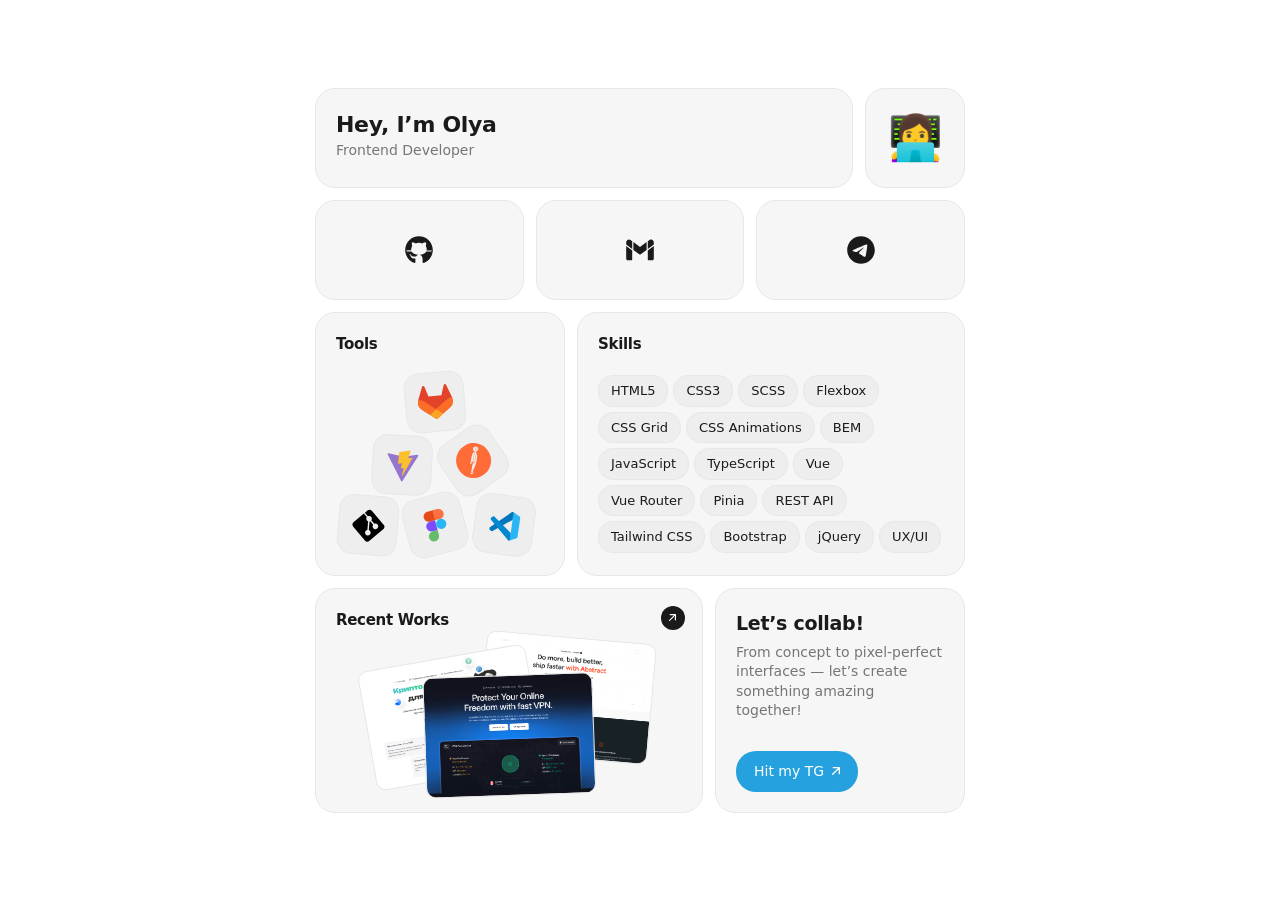
<file: index.html>
<!DOCTYPE html>
<html lang="en">

<head>
    <meta charset="UTF-8">
    <meta name="viewport" content="width=device-width, initial-scale=1.0">

    <link rel="stylesheet" href="./assets/css/reset.css">
    <link rel="stylesheet" href="./assets/css/styles.css">
    <title>Frontend Developer | Olya</title>
</head>

<body>
    <div class="wrap flex-column">

        <!-- Profile -->
        <header class="header flex-column">
            <div class="header-top grid grid-v1">
                <div class="header-info card">
                    <h1>Hey, I&rsquo;m Olya</h1>
                    <p>Frontend Developer</p>
                </div>

                <!-- Avatar -->
                <div class="header-avatar card">
                    <span class="avatar-emoji">👩‍💻</span>
                </div>
            </div>

            <!-- Social icons -->
            <div class="header-social grid grid-3">
                <a href="https://github.com/OlgaSS" target="_blank" title="GitHub"
                    class="card card-hover header-social-item" aria-label="GitHub">
                    <img src="./assets/images/social/github.svg" alt="GitHub">
                </a>
                <a href="mailto:olga.frontendpro@gmail.com" target="_blank" title="Gmail"
                    class="card card-hover header-social-item" aria-label="Gmail">
                    <img src="./assets/images/social/gmail.svg" alt="Gmail">
                </a>
                <a href="https://t.me/olga_olgaS" target="_blank" title="Telegram"
                    class="card card-hover header-social-item" aria-label="Telegram">
                    <img src="./assets/images/social/telegram.svg" alt="Telegram">
                </a>
            </div>
        </header>

        <section class="grid grid-v2">
            <!-- Tools -->
            <div class="tools-card card">
                <div class="card-header">
                    <h3>Tools</h3>
                </div>
                <div class="card-body">
                    <ul class="tools-card-list">
                        <li class="tools-card-item item-1">
                            <img src="./assets/images/tools/gitlab.svg" alt="Gitlab">
                        </li>
                        <li class="tools-card-item item-2">
                            <img src="./assets/images/tools/vite.svg" alt="Vite">
                        </li>
                        <li class="tools-card-item item-3">
                            <img src="./assets/images/tools/postman.svg" alt="Postman">
                        </li>
                        <li class="tools-card-item item-4">
                            <img src="./assets/images/tools/git.svg" alt="Git">
                        </li>
                        <li class="tools-card-item item-5">
                            <img src="./assets/images/tools/figma.svg" alt="Figma">
                        </li>
                        <li class="tools-card-item item-6">
                            <img src="./assets/images/tools/vscode.svg" alt="VSCode">
                        </li>
                    </ul>
                </div>
            </div>

            <!-- Skills -->
            <div class="skills-card card">
                <div class="card-header">
                    <h3>Skills</h3>
                </div>
                <ul class="skills-card-list">
                    <li>HTML5</li>
                    <li>CSS3</li>
                    <li>SCSS</li>
                    <li>Flexbox</li>
                    <li>CSS Grid</li>
                    <li>CSS Animations</li>
                    <li>BEM</li>
                    <li>JavaScript</li>
                    <li>TypeScript</li>
                    <li>Vue</li>
                    <li>Vue Router</li>
                    <li>Pinia</li>

                    <li>REST API</li>
                    <li>Tailwind CSS</li>
                    <li>Bootstrap</li>
                    <li>jQuery</li>
                    <li>UX/UI</li>
                </ul>
            </div>
        </section>

        <section class="grid grid-v3">
            <a href="portfolio.html" class="portfolio-card card card-hover visible-desktop">
                <button type="button" class="card-button-arrow"></button>
                <div class="card-header">
                    <h3>Recent Works</h3>
                </div>
                <div class="portfolio-card-stack">
                    <div class="portfolio-card-box b1">
                        <img src="./assets/images/portfolio/Frame-1.png" alt="">
                    </div>
                    <div class="portfolio-card-box b2">
                        <img src="./assets/images/portfolio/Frame-2.png" alt="">
                    </div>
                    <div class="portfolio-card-box b3">
                        <img src="./assets/images/portfolio/Frame-3.png" alt="">
                    </div>
                </div>
            </a>

            <div class="portfolio-card card visible-mobile">
                <div class="card-header">
                    <h3>Recent Works</h3>
                    <p>Take a look at some of my latest projects and see what I've been building recently.</p>
                </div>
                <div class="card-body">
                    <a href="portfolio.html" class="button">
                        Explore Portfolio
                        <img src="./assets/images/icons/arrow-up-right-light.svg" alt="Arrow up">
                    </a>
                </div>
            </div>

            <div class="collab-card card">
                <div class="card-header">
                    <h2>Let&rsquo;s collab!</h2>
                    <p>From concept to pixel-perfect interfaces — let&rsquo;s create something amazing together!</p>
                </div>
                <div class="card-body">
                    <a href="https://t.me/olga_olgaS" class="button">
                        Hit my TG
                        <img src="./assets/images/icons/arrow-up-right-light.svg" alt="Arrow up">
                    </a>
                </div>
            </div>
        </section>
    </div>
</body>

</html>
</file>
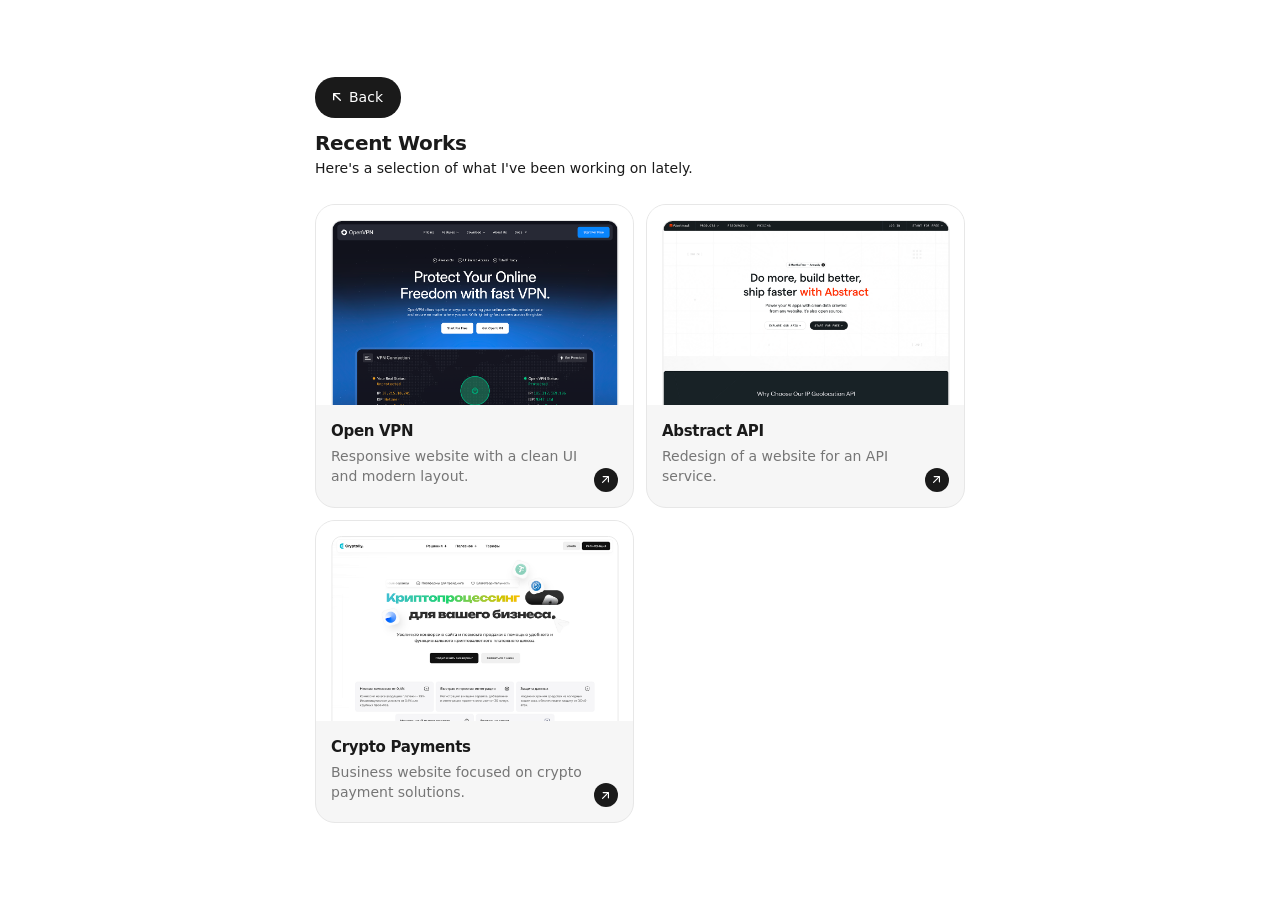
<file: portfolio.html>
<!DOCTYPE html>
<html lang="en">

<head>
    <meta charset="UTF-8">
    <meta name="viewport" content="width=device-width, initial-scale=1.0">

    <link rel="stylesheet" href="./assets/css/reset.css">
    <link rel="stylesheet" href="./assets/css/styles.css">
    <title>Portfolio | Olya</title>
</head>

<body>
    <div class="wrap">

        <section class="portfolio">
            <div class="portfolio-head">
                <a href="index.html" class="button">
                    <img src="./assets/images/icons/arrow-up-right-light.svg" alt="Arrow up">
                    Back
                </a>
                <div>
                    <h2>Recent Works</h2>
                    <p>Here's a selection of what I've been working on lately.</p>
                </div>
            </div>

            <div class="portfolio-grid"></div>
        </section>
    </div>

    <script src="./assets/js/script.js"></script>
</body>

</html>
</file>
<file: assets/css/styles.css>
:root {
    --black: #1A1A1A;
    --white: #ffffff;
    --gray: #767676;
    --gray-light: #e7e7e7;
    --accent: #dfe9f8;

    --h1: 22px;
    --h2: 19px;
    --h3: 15px;
    --text-size: 14px;
    --font: 'Poppins', 'Segoe UI', system-ui, sans-serif;

    --radius-xl: 20px;
    --radius-md: 15px;
    --radius-sm: 10px;

    --telegram-clr: #24A1DE;
    --border-clr: var(--gray-light);

    --bg: var(--white);
    --text: var(--black);
    --text-light: var(--gray);

    --button-bg: var(--black);
    --button-text: var(--white);

    --card: #f6f6f6;
    --card-2: #eeeeee;
    --card-padding: 20px;
    --card-padding-md: 15px;

    --gap: 12px;
    --grid-col-width: 100px;
    --grid-col-width-medium: calc(var(--grid-col-width) * 2.5);
}

@media (max-width: 450px) {
    :root {
        --gap: 8px;

        --h1: 19px;
    }
}

body {
    background: var(--bg);
    color: var(--text);
    font-family: var(--font);
    font-weight: 400;
    font-size: var(--text-size);
    min-height: 100vh;
    display: flex;
    align-items: center;
    justify-content: center;
    padding: 40px 20px;
}

.wrap {
    width: 100%;
    max-width: 650px;
    margin: 0 auto;
}

.visible-desktop {
    display: block;
}

.visible-mobile {
    display: none;
}

.grid {
    display: grid;
    gap: var(--gap);
}

.grid-v1 {
    grid-template-columns: 1fr var(--grid-col-width);
}

.grid-v2 {
    grid-template-columns: var(--grid-col-width-medium) 1fr;
}

.grid-v3 {
    grid-template-columns: 1fr var(--grid-col-width-medium);
}

.grid-3 {
    grid-template-columns: repeat(3, 1fr);
}

.flex-column {
    display: flex;
    flex-direction: column;
    gap: var(--gap);
}

.button {
    align-self: flex-start;
    color: var(--button-text);
    background: var(--button-bg);
    border-radius: var(--radius-xl);
    padding: 10px 18px;
    font-size: 14px;
    font-weight: 500;
    display: flex;
    align-items: center;
    gap: 8px;
    cursor: pointer;
    width: max-content;
    transition: all .2s ease-in-out;
}

.button img {
    width: 8px;
    aspect-ratio: 1/1;
    transition: all .2s ease-in-out;
}

@media(any-hover: hover) {
    .button:hover {
        opacity: .85;
    }

    .button:hover img {
        transform: translateX(1px) translateY(-1px);
    }
}

.card {
    position: relative;
    background: var(--card);
    border: 1px solid var(--border-clr);
    border-radius: var(--radius-xl);
    padding: var(--card-padding);
    min-height: 100px;
    transition: all .2s ease-in-out;
}

@media(any-hover: hover) {
    .card-hover:hover {
        background: var(--card-2);
    }
}

.card-header {
    display: flex;
    flex-direction: column;
    justify-content: space-between;
    margin-bottom: 20px;
}

.card-header h3 {
    font-size: var(--h3);
    font-weight: 600;
    letter-spacing: -0.3px;

    display: flex;
    align-items: center;
    gap: 8px;
}

.card-header h2 {
    font-size: var(--h2);
    font-weight: 600;
    letter-spacing: -0.3px;
}

.card-body {
    flex: 1 1 auto;
    display: flex;
    flex-direction: column;
    justify-content: flex-end;
}

.card p {
    margin-top: 5px;
    color: var(--text-light);
    line-height: 1.4;
}

.card p+p {
    margin-top: 5px;
}

.card-button-arrow {
    position: absolute;
    top: 17px;
    right: 17px;
    width: 24px;
    height: 24px;
    border-radius: 50%;
    background: var(--button-bg);
    display: flex;
    align-items: center;
    justify-content: center;
    color: var(--text);
    font-size: 13px;
    z-index: 2;
    background-image: url('../images/icons/arrow-up-right-light.svg');
    background-repeat: no-repeat;
    background-position: center;
    background-size: 30%;
    transition: .2s linear;
}

/* ---- Profile row ---- */
.header {}

.header-info {
    display: flex;
    flex-direction: column;
    justify-content: center;
}

.header-info h1 {
    font-size: var(--h1);
    font-weight: 600;
    letter-spacing: -0.3px;
    line-height: 1;
}

.header-info p {
    color: var(--text-light);
}

.header-avatar {
    display: flex;
    align-items: center;
    justify-content: center;
    padding: 10px;
}

.avatar-emoji {
    font-size: 44px;
    line-height: 1;
}

/* ---- Social icons row ---- */
.header-social {}

.header-social-item {
    display: flex;
    flex-direction: column;
    align-items: center;
    justify-content: center;
    gap: 5px;
    padding: 0;
    font-weight: 500;
    font-size: 12px;
    color: var(--text-light);
}

.header-social-item:hover {
    transform: translateY(-2px);
}

.header-social-item img {
    width: 30px;
    aspect-ratio: 1/1;
}

/* ---- Skills ---- */
.tools-card {
    display: flex;
    flex-direction: column;
}

.tools-card-list {
    display: grid;
    grid-template-columns: repeat(6, 1fr);
    grid-template-areas:
        "a a a a a a"
        "b b b c c c"
        "d d e e f f";
}

.tools-card-item {
    display: flex;
    justify-content: center;
    align-items: center;
    border: 1px solid var(--border-clr);
    border-radius: var(--radius-md);
    background-color: var(--card-2);
    width: 60px;
    aspect-ratio: 1/1;
}

.tools-card-item img {
    width: 35px;
    aspect-ratio: 1/1;
    object-fit: contain;
}

.tools-card-item.item-1 {
    grid-area: a;
    transform: rotate(-5deg) translateX(69px) translateY(3px);
}

.tools-card-item.item-2 {
    grid-area: b;
    transform: rotate(3deg) translateX(36px) translateY(-2px);
}

.tools-card-item.item-3 {
    grid-area: c;
    transform: rotate(-35deg) translateX(5px) translateY(-2px);
}

.tools-card-item.item-4 {
    grid-area: d;
    transform: rotate(5deg) translateX(2px);
}

.tools-card-item.item-5 {
    grid-area: e;
    transform: rotate(-15deg);
}

.tools-card-item.item-6 {
    grid-area: f;
    transform: rotate(8deg) translateX(-1px);
}

.skills-card {
    display: flex;
    flex-direction: column;
}

.skills-card {}

.skills-card-list {
    display: flex;
    flex-wrap: wrap;
    gap: 5px;
}

.skills-card-list+.skills-card-list {
    margin-top: 15px;
}

.skills-card-list li {
    background-color: var(--card-2);
    border: 1px solid var(--border-clr);
    border-radius: var(--radius-md);
    padding: 5px 12px;
    font-size: 13px;
    white-space: nowrap;
}

/* About */
.portfolio-card {}

.collab-card {
    display: flex;
    flex-direction: column;
}

.collab-card .button {
    background: var(--telegram-clr);
}

.portfolio-card-stack {
    position: relative;
    min-height: 140px;
    transition: .3s ease-in-out;
}

@media(any-hover: hover) {
    .portfolio-card:hover .portfolio-card-stack {
        transform: scale(1.03);
    }

    .portfolio-card:hover .card-button-arrow {
        transform: translate(3px, -3px);
    }
}

.portfolio-card-box {
    position: absolute;
    width: 49%;
    aspect-ratio: 14/10;
    background: linear-gradient(135deg, #ffffff, #ececec);
    border-radius: var(--radius-sm);
    border: 1px solid var(--border-clr);
    font-size: 8px;
    color: #2a2a2a;
    overflow: hidden;
}

.portfolio-card-box img {
    position: absolute;
    top: 0;
    left: 0;
    width: 100%;
    height: 100%;
}

.portfolio-card-box.b1 {
    top: -15px;
    right: 30px;
    transform: rotate(5deg);
    z-index: 1;
}

.portfolio-card-box.b2 {
    top: 5px;
    left: 30px;
    transform: rotate(-10deg);
    z-index: 2;
}

.portfolio-card-box.b3 {
    top: 20px;
    left: 50%;
    transform: rotate(-2deg) translateX(-50%);
    z-index: 3;
}


/* ---- Portfolio section ---- */
.portfolio {
    width: 100%;
}

.portfolio-head {
    display: flex;
    flex-direction: column;
    gap: 10px;
    margin-bottom: 25px;
}

.portfolio-head .button img {
    transform: scaleX(-1);
}

@media(any-hover: hover) {
    .portfolio-head .button:hover img {
        transform: scaleX(-1) translateX(1px) translateY(-1px);
    }
}

.portfolio-head h2 {
    font-size: 20px;
    font-weight: 600;
    letter-spacing: -0.3px;
}

.portfolio-head p {
    font-size: 14px;
}

.portfolio-grid {
    display: grid;
    grid-template-columns: 1fr 1fr;
    gap: var(--gap);
}

.project-card {
    padding: 0;
    overflow: hidden;
    transition: 0.2s ease-in-out;
    cursor: pointer;
    display: flex;
    flex-direction: column;
}

.project-card:hover {
    transform: translateY(-3px);
}

.project-card-bottom {
    display: flex;
    flex-direction: column;
    gap: 5px;
    padding-right: 30px;
}

.project-card .card-button-arrow {
    top: unset;
    right: var(--card-padding-md);
    bottom: var(--card-padding-md);
}

.project-card-thumb {
    position: relative;
    display: flex;
    align-items: flex-end;
    background: var(--white);
    overflow: hidden;
    height: 200px;
    padding: var(--card-padding-md);
}

.project-card-thumb img {
    position: absolute;
    top: var(--card-padding-md);
    left: 50%;
    width: calc(100% - (var(--card-padding-md) * 2));
    height: 100%;
    object-position: top;
    transform: translate(-50%, 0);
    border-radius: 10px;
    border: 1px solid var(--border-clr);
}

.thumb-tag {
    position: relative;
    background: var(--card-2);
    border: 1px solid var(--border-clr);
    font-size: 11px;
    font-weight: 500;
    padding: 5px 10px;
    border-radius: var(--radius-xl);
    z-index: 1;
}

.thumb-tag--light {
    background: var(--white);
}

.project-card-info {
    flex: 1;
    display: flex;
    flex-direction: column;
    padding: var(--card-padding-md);
    padding-right: 50px;
    padding-bottom: 20px;
}

.project-card-info .card-header {
    flex: 1 1 100%;
    justify-content: flex-start;
    margin-bottom: 0;
}

.project-card-tags {
    display: flex;
    gap: 6px;
    flex-wrap: wrap;
    display: none;
}

@media (max-width: 700px) {
    .visible-desktop {
        display: none;
    }

    .visible-mobile {
        display: block;
    }

    .grid-v1 {
        grid-template-columns: repeat(3, 1fr);
    }

    .grid-v1 .header-info {
        grid-area: 1/1/2/3;
    }

    .grid-v2,
    .grid-v3 {
        grid-template-columns: repeat(1, 1fr);
    }

    .wrap {
        max-width: 500px;
    }

    .tools-card .card-body {
        flex-direction: row;
        justify-content: flex-start;
        align-items: flex-start;
        gap: 5px;
    }

    .tools-card-list {
        gap: 5px;
        display: flex;
        flex-wrap: wrap;

        grid-template-columns: unset;
        grid-template-areas: unset
    }

    .tools-card-item {
        grid-area: unset !important;
        transform: translateX(0) translateY(0) rotate(0) !important;
    }

    .portfolio-grid {
        grid-template-columns: 1fr;
    }
}

@media (max-width: 450px) {
    body {
        padding: 20px;
    }

    .card {
        min-height: 90px;
    }

    .tools-card-item {
        width: 50px;
    }

    .tools-card-item img {
        width: 30px;
    }

    .portfolio-grid .project-card .project-card-thumb {
        height: 170px;
    }
}

@media (max-width: 350px) {
    body {
        padding: 10px;
    }
}
</file>
